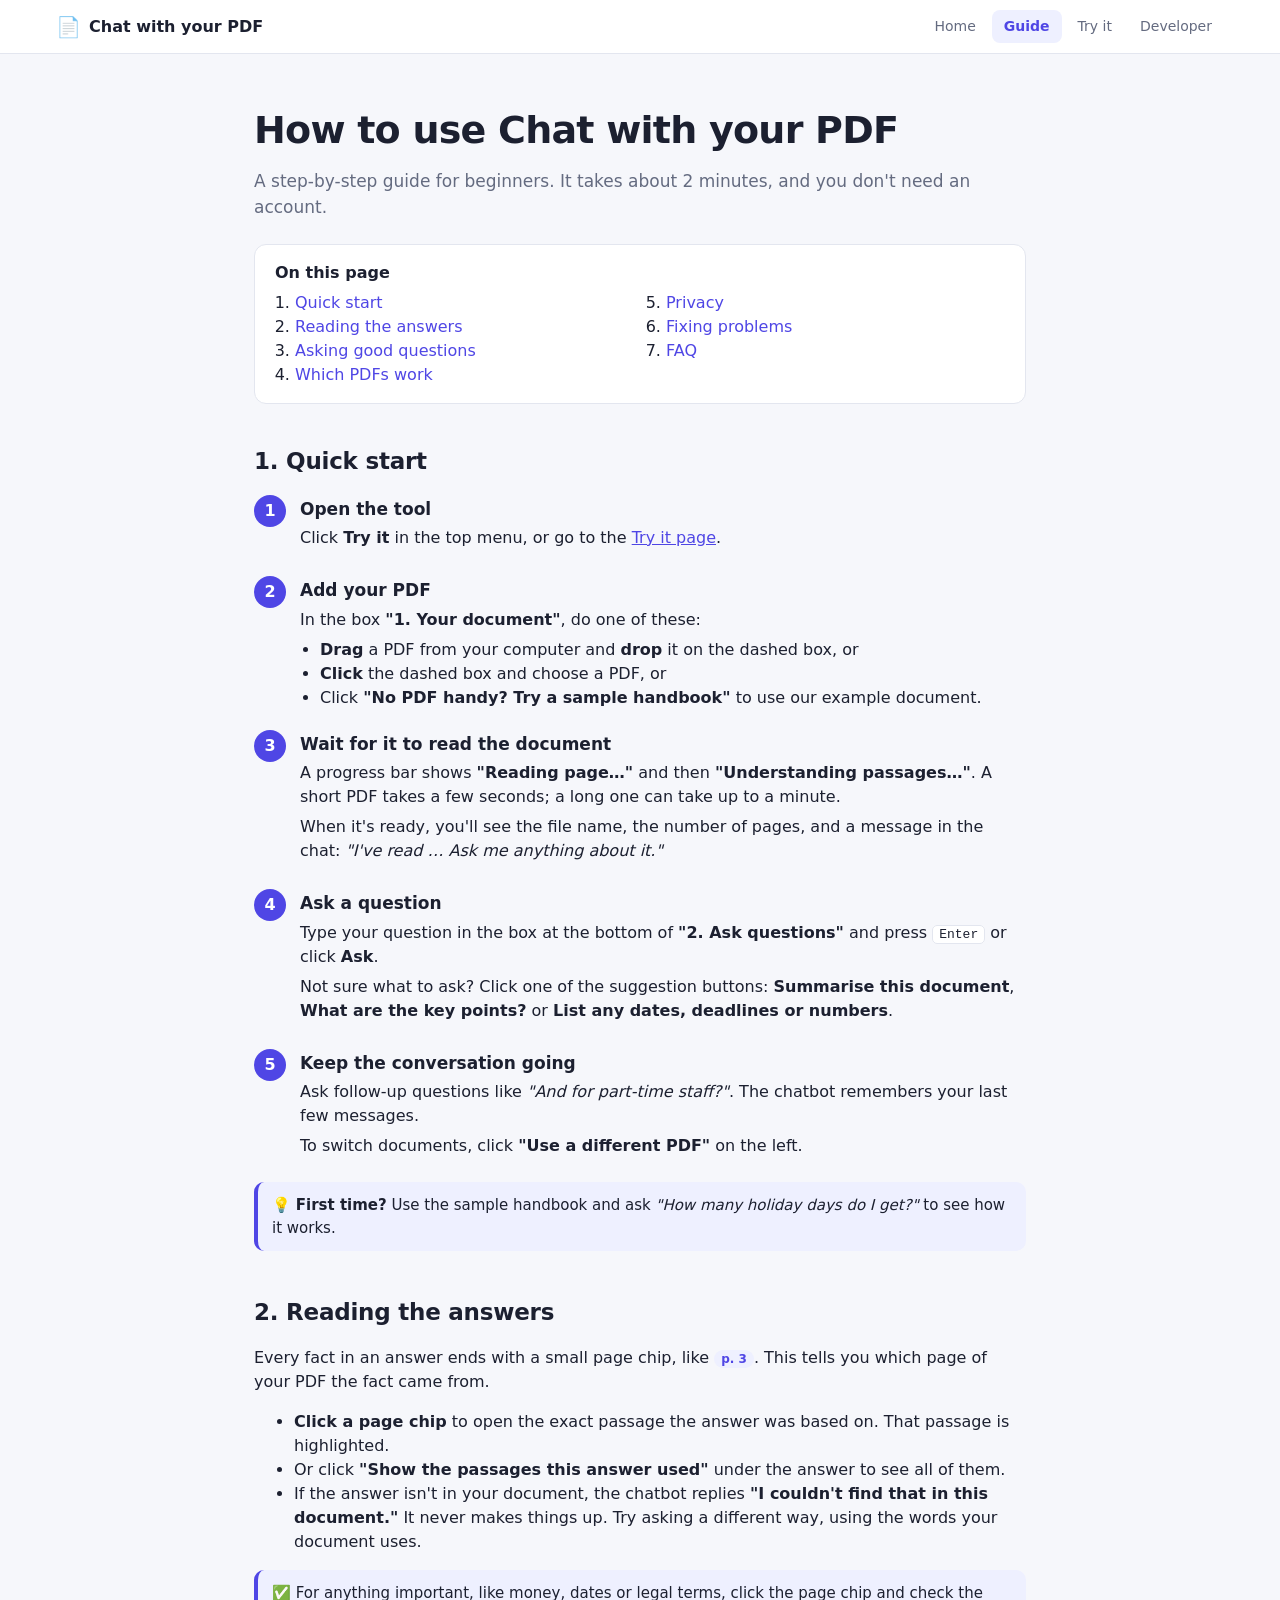
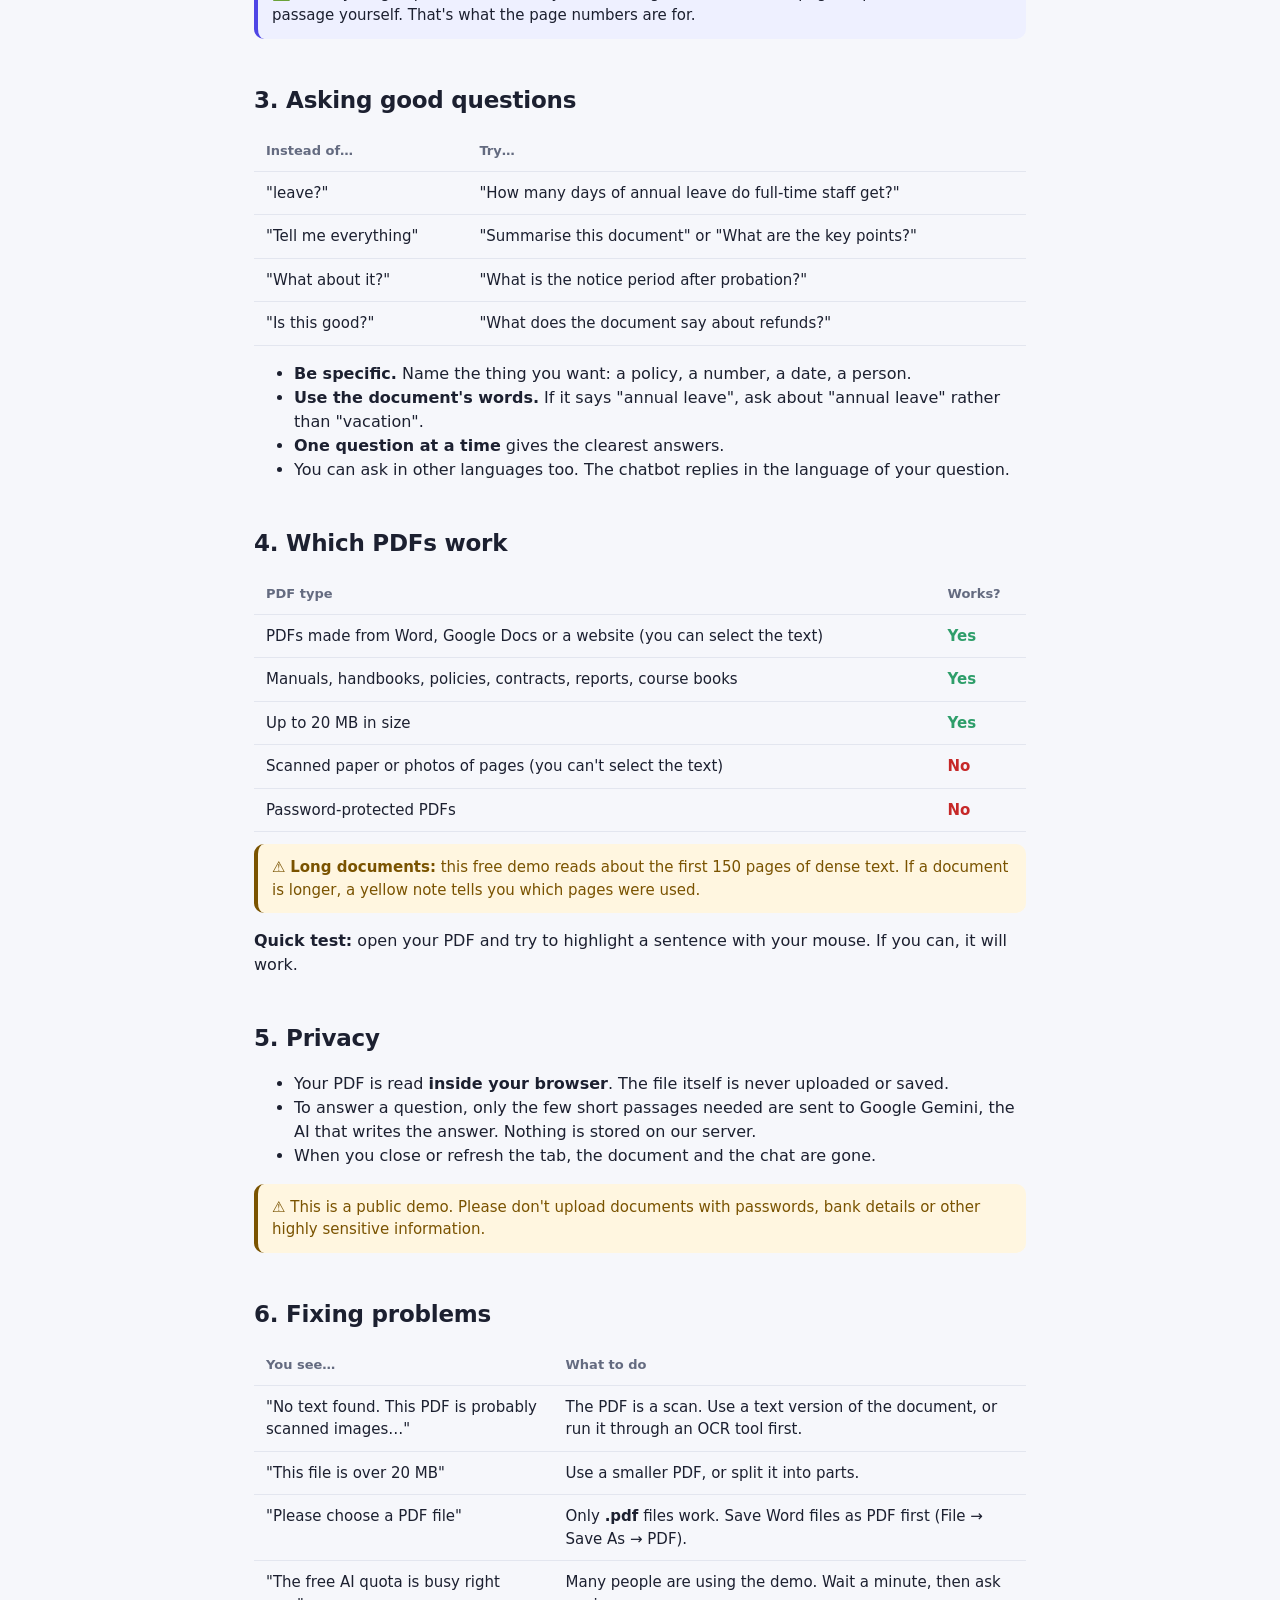
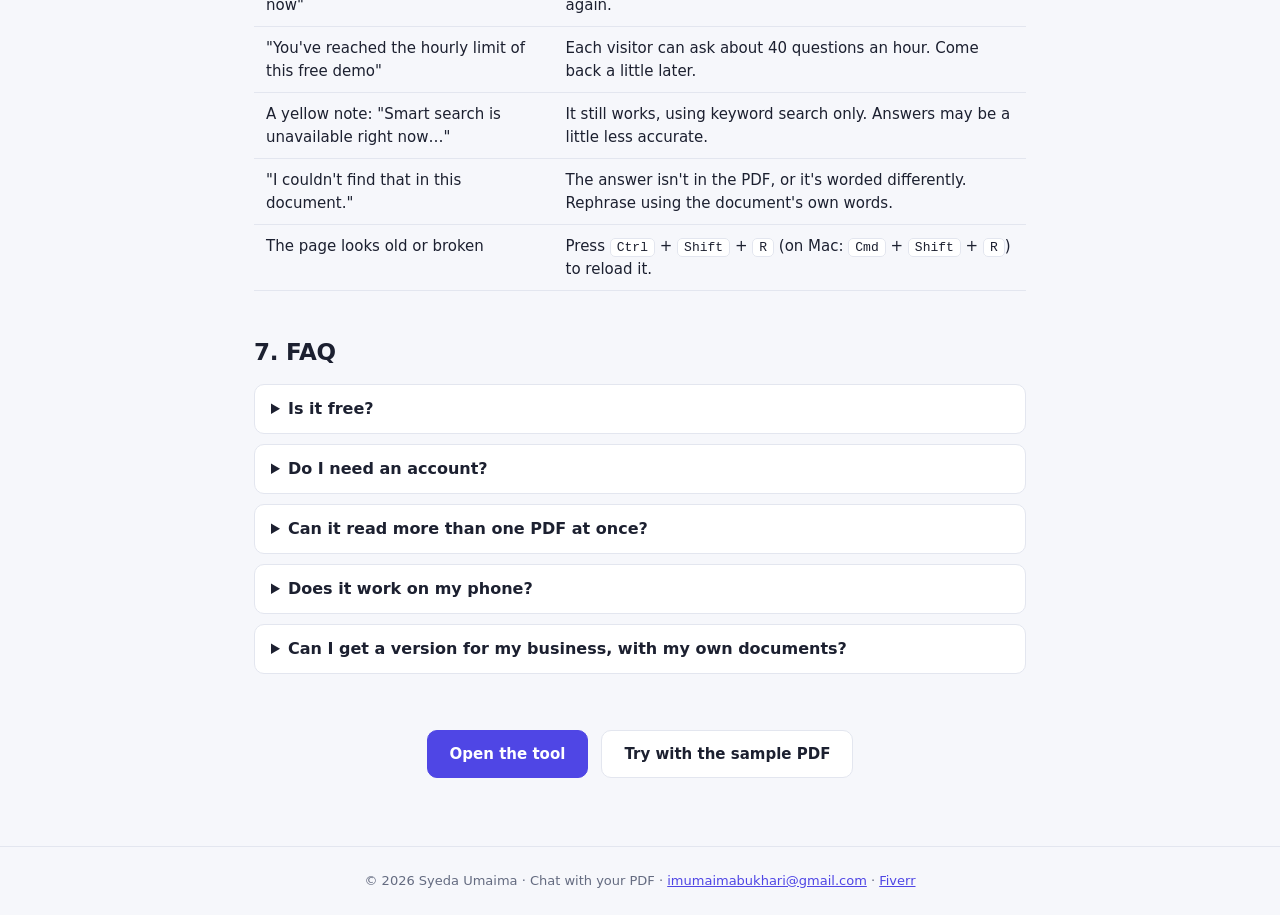
<file: static/guide.html>
<!doctype html>
<html lang="en">
<head>
  <meta charset="utf-8">
  <meta name="viewport" content="width=device-width, initial-scale=1">
  <title>Guide · Chat with your PDF</title>
  <meta name="description" content="How to use Chat with your PDF, step by step: upload a PDF, ask questions, check the page numbers, and fix common problems.">
  <meta name="author" content="Syeda Umaima">
  <link rel="icon" href="data:image/svg+xml,<svg xmlns='http://www.w3.org/2000/svg' viewBox='0 0 100 100'><text y='.9em' font-size='90'>📄</text></svg>">
  <link rel="stylesheet" href="/static/style.css">
  <style>
    .wrap { max-width: 820px; margin: 0 auto; padding: 0 24px 40px; }
    @media (max-width: 600px) { .wrap { padding: 0 16px 32px; } }
    .intro { padding: 48px 0 24px; }
    .intro h1 { font-size: clamp(28px, 4vw, 38px); margin: 0 0 10px; letter-spacing: -0.02em; }
    .intro p { color: var(--muted); font-size: 17px; margin: 0; }

    .toc { background: var(--panel); border: 1px solid var(--line); border-radius: 12px; padding: 16px 20px; margin-bottom: 40px; }
    .toc b { display: block; margin-bottom: 6px; }
    .toc ol { margin: 0; padding-left: 20px; columns: 2; column-gap: 32px; }
    @media (max-width: 600px) { .toc ol { columns: 1; } }
    .toc a { text-decoration: none; }

    section { margin-bottom: 44px; scroll-margin-top: 70px; }
    h2 { font-size: 23px; margin: 0 0 14px; letter-spacing: -0.01em; }

    .step { display: flex; gap: 14px; margin-bottom: 18px; }
    .num {
      width: 32px; height: 32px; border-radius: 50%; flex-shrink: 0; margin-top: 2px;
      background: var(--accent); color: #fff; display: grid; place-items: center; font-weight: 700;
    }
    .step h3 { margin: 4px 0 4px; font-size: 17px; }
    .step p { margin: 0 0 6px; }
    .step ul { margin: 4px 0 0; padding-left: 20px; }

    .tip, .warn {
      border-radius: 10px; padding: 12px 14px; margin: 12px 0; font-size: 15px;
      background: var(--accent-soft); border-left: 4px solid var(--accent);
    }
    .warn { background: var(--warn-bg); color: var(--warn-text); border-left-color: var(--warn-text); }

    .demo-chip {
      display: inline-block; font-size: 12px; font-weight: 600; padding: 0 7px; border-radius: 99px;
      background: var(--accent-soft); color: var(--accent);
    }
    kbd {
      font: 13px ui-monospace, Consolas, monospace; padding: 1px 6px; border-radius: 5px;
      border: 1px solid var(--line); background: var(--panel);
    }

    table { width: 100%; border-collapse: collapse; font-size: 15px; }
    th, td { text-align: left; padding: 10px 12px; border-bottom: 1px solid var(--line); vertical-align: top; }
    th { font-size: 13px; color: var(--muted); font-weight: 600; }
    .good { color: #2e9e6a; font-weight: 600; }
    .bad { color: var(--error); font-weight: 600; }

    details.faq { background: var(--panel); border: 1px solid var(--line); border-radius: 10px; padding: 12px 16px; margin-bottom: 10px; }
    details.faq summary { cursor: pointer; font-weight: 600; }
    details.faq p { margin: 10px 0 0; color: var(--muted); }

    .end { text-align: center; padding: 8px 0 24px; }
    .end .btn { padding: 12px 22px; font-size: 15px; border-radius: 10px; margin: 4px; }
    .site-foot { border-top: 1px solid var(--line); padding: 24px 0; color: var(--muted); font-size: 13px; text-align: center; }
  </style>
</head>
<body>
  <nav class="nav">
    <div class="nav-inner">
      <a class="nav-brand" href="/"><span class="brand-mark">📄</span><span>Chat with your PDF</span></a>
      <div class="nav-links">
        <a href="/">Home</a>
        <a href="/guide" class="active">Guide</a>
        <a href="/chat">Try it</a>
        <a href="/#developer">Developer</a>
      </div>
    </div>
  </nav>

  <div class="wrap">
    <header class="intro">
      <h1>How to use Chat with your PDF</h1>
      <p>A step-by-step guide for beginners. It takes about 2 minutes, and you don't need an account.</p>
    </header>

    <nav class="toc" aria-label="On this page">
      <b>On this page</b>
      <ol>
        <li><a href="#start">Quick start</a></li>
        <li><a href="#answers">Reading the answers</a></li>
        <li><a href="#questions">Asking good questions</a></li>
        <li><a href="#pdfs">Which PDFs work</a></li>
        <li><a href="#privacy">Privacy</a></li>
        <li><a href="#problems">Fixing problems</a></li>
        <li><a href="#faq">FAQ</a></li>
      </ol>
    </nav>

    <section id="start">
      <h2>1. Quick start</h2>

      <div class="step"><div class="num">1</div><div>
        <h3>Open the tool</h3>
        <p>Click <b>Try it</b> in the top menu, or go to the <a href="/chat">Try it page</a>.</p>
      </div></div>

      <div class="step"><div class="num">2</div><div>
        <h3>Add your PDF</h3>
        <p>In the box <b>"1. Your document"</b>, do one of these:</p>
        <ul>
          <li><b>Drag</b> a PDF from your computer and <b>drop</b> it on the dashed box, or</li>
          <li><b>Click</b> the dashed box and choose a PDF, or</li>
          <li>Click <b>"No PDF handy? Try a sample handbook"</b> to use our example document.</li>
        </ul>
      </div></div>

      <div class="step"><div class="num">3</div><div>
        <h3>Wait for it to read the document</h3>
        <p>A progress bar shows <b>"Reading page…"</b> and then <b>"Understanding passages…"</b>.
           A short PDF takes a few seconds; a long one can take up to a minute.</p>
        <p>When it's ready, you'll see the file name, the number of pages, and a message in the chat:
           <i>"I've read … Ask me anything about it."</i></p>
      </div></div>

      <div class="step"><div class="num">4</div><div>
        <h3>Ask a question</h3>
        <p>Type your question in the box at the bottom of <b>"2. Ask questions"</b> and press <kbd>Enter</kbd> or click <b>Ask</b>.</p>
        <p>Not sure what to ask? Click one of the suggestion buttons:
           <b>Summarise this document</b>, <b>What are the key points?</b> or <b>List any dates, deadlines or numbers</b>.</p>
      </div></div>

      <div class="step"><div class="num">5</div><div>
        <h3>Keep the conversation going</h3>
        <p>Ask follow-up questions like <i>"And for part-time staff?"</i>. The chatbot remembers your last few messages.</p>
        <p>To switch documents, click <b>"Use a different PDF"</b> on the left.</p>
      </div></div>

      <div class="tip">💡 <b>First time?</b> Use the sample handbook and ask <i>"How many holiday days do I get?"</i> to see how it works.</div>
    </section>

    <section id="answers">
      <h2>2. Reading the answers</h2>
      <p>Every fact in an answer ends with a small page chip, like <span class="demo-chip">p. 3</span>. This tells you which page of your PDF the fact came from.</p>
      <ul>
        <li><b>Click a page chip</b> to open the exact passage the answer was based on. That passage is highlighted.</li>
        <li>Or click <b>"Show the passages this answer used"</b> under the answer to see all of them.</li>
        <li>If the answer isn't in your document, the chatbot replies <b>"I couldn't find that in this document."</b> It never makes things up. Try asking a different way, using the words your document uses.</li>
      </ul>
      <div class="tip">✅ For anything important, like money, dates or legal terms, click the page chip and check the passage yourself. That's what the page numbers are for.</div>
    </section>

    <section id="questions">
      <h2>3. Asking good questions</h2>
      <table>
        <thead><tr><th>Instead of…</th><th>Try…</th></tr></thead>
        <tbody>
          <tr><td>"leave?"</td><td>"How many days of annual leave do full-time staff get?"</td></tr>
          <tr><td>"Tell me everything"</td><td>"Summarise this document" or "What are the key points?"</td></tr>
          <tr><td>"What about it?"</td><td>"What is the notice period after probation?"</td></tr>
          <tr><td>"Is this good?"</td><td>"What does the document say about refunds?"</td></tr>
        </tbody>
      </table>
      <ul>
        <li><b>Be specific.</b> Name the thing you want: a policy, a number, a date, a person.</li>
        <li><b>Use the document's words.</b> If it says "annual leave", ask about "annual leave" rather than "vacation".</li>
        <li><b>One question at a time</b> gives the clearest answers.</li>
        <li>You can ask in other languages too. The chatbot replies in the language of your question.</li>
      </ul>
    </section>

    <section id="pdfs">
      <h2>4. Which PDFs work</h2>
      <table>
        <thead><tr><th>PDF type</th><th>Works?</th></tr></thead>
        <tbody>
          <tr><td>PDFs made from Word, Google Docs or a website (you can select the text)</td><td class="good">Yes</td></tr>
          <tr><td>Manuals, handbooks, policies, contracts, reports, course books</td><td class="good">Yes</td></tr>
          <tr><td>Up to 20 MB in size</td><td class="good">Yes</td></tr>
          <tr><td>Scanned paper or photos of pages (you can't select the text)</td><td class="bad">No</td></tr>
          <tr><td>Password-protected PDFs</td><td class="bad">No</td></tr>
        </tbody>
      </table>
      <div class="warn">⚠️ <b>Long documents:</b> this free demo reads about the first 150 pages of dense text. If a document is longer, a yellow note tells you which pages were used.</div>
      <p><b>Quick test:</b> open your PDF and try to highlight a sentence with your mouse. If you can, it will work.</p>
    </section>

    <section id="privacy">
      <h2>5. Privacy</h2>
      <ul>
        <li>Your PDF is read <b>inside your browser</b>. The file itself is never uploaded or saved.</li>
        <li>To answer a question, only the few short passages needed are sent to Google Gemini, the AI that writes the answer. Nothing is stored on our server.</li>
        <li>When you close or refresh the tab, the document and the chat are gone.</li>
      </ul>
      <div class="warn">⚠️ This is a public demo. Please don't upload documents with passwords, bank details or other highly sensitive information.</div>
    </section>

    <section id="problems">
      <h2>6. Fixing problems</h2>
      <table>
        <thead><tr><th>You see…</th><th>What to do</th></tr></thead>
        <tbody>
          <tr><td>"No text found. This PDF is probably scanned images…"</td><td>The PDF is a scan. Use a text version of the document, or run it through an OCR tool first.</td></tr>
          <tr><td>"This file is over 20 MB"</td><td>Use a smaller PDF, or split it into parts.</td></tr>
          <tr><td>"Please choose a PDF file"</td><td>Only <b>.pdf</b> files work. Save Word files as PDF first (File → Save As → PDF).</td></tr>
          <tr><td>"The free AI quota is busy right now"</td><td>Many people are using the demo. Wait a minute, then ask again.</td></tr>
          <tr><td>"You've reached the hourly limit of this free demo"</td><td>Each visitor can ask about 40 questions an hour. Come back a little later.</td></tr>
          <tr><td>A yellow note: "Smart search is unavailable right now…"</td><td>It still works, using keyword search only. Answers may be a little less accurate.</td></tr>
          <tr><td>"I couldn't find that in this document."</td><td>The answer isn't in the PDF, or it's worded differently. Rephrase using the document's own words.</td></tr>
          <tr><td>The page looks old or broken</td><td>Press <kbd>Ctrl</kbd> + <kbd>Shift</kbd> + <kbd>R</kbd> (on Mac: <kbd>Cmd</kbd> + <kbd>Shift</kbd> + <kbd>R</kbd>) to reload it.</td></tr>
        </tbody>
      </table>
    </section>

    <section id="faq">
      <h2>7. FAQ</h2>
      <details class="faq"><summary>Is it free?</summary>
        <p>Yes. The demo runs on Google Gemini's free tier, so there are fair-use limits per hour.</p></details>
      <details class="faq"><summary>Do I need an account?</summary>
        <p>No. Just open the Try it page and add a PDF.</p></details>
      <details class="faq"><summary>Can it read more than one PDF at once?</summary>
        <p>Not in this demo: one PDF at a time. A custom version can search many documents together.</p></details>
      <details class="faq"><summary>Does it work on my phone?</summary>
        <p>Yes. Tap the dashed box to choose a PDF from your phone's files.</p></details>
      <details class="faq"><summary>Can I get a version for my business, with my own documents?</summary>
        <p>Yes. I build custom chatbots trained on your documents, website or product data, with your branding.
           See the <a href="/#developer">Developer</a> section to get in touch.</p></details>
    </section>

    <div class="end">
      <a class="btn primary" href="/chat">Open the tool</a>
      <a class="btn" href="/chat?sample=1">Try with the sample PDF</a>
    </div>
  </div>

  <footer class="site-foot">
    © 2026 Syeda Umaima · Chat with your PDF ·
    <a href="mailto:imumaimabukhari@gmail.com">imumaimabukhari@gmail.com</a> ·
    <a href="https://www.fiverr.com/umaima886" target="_blank" rel="noopener">Fiverr</a>
  </footer>
</body>
</html>
</file>
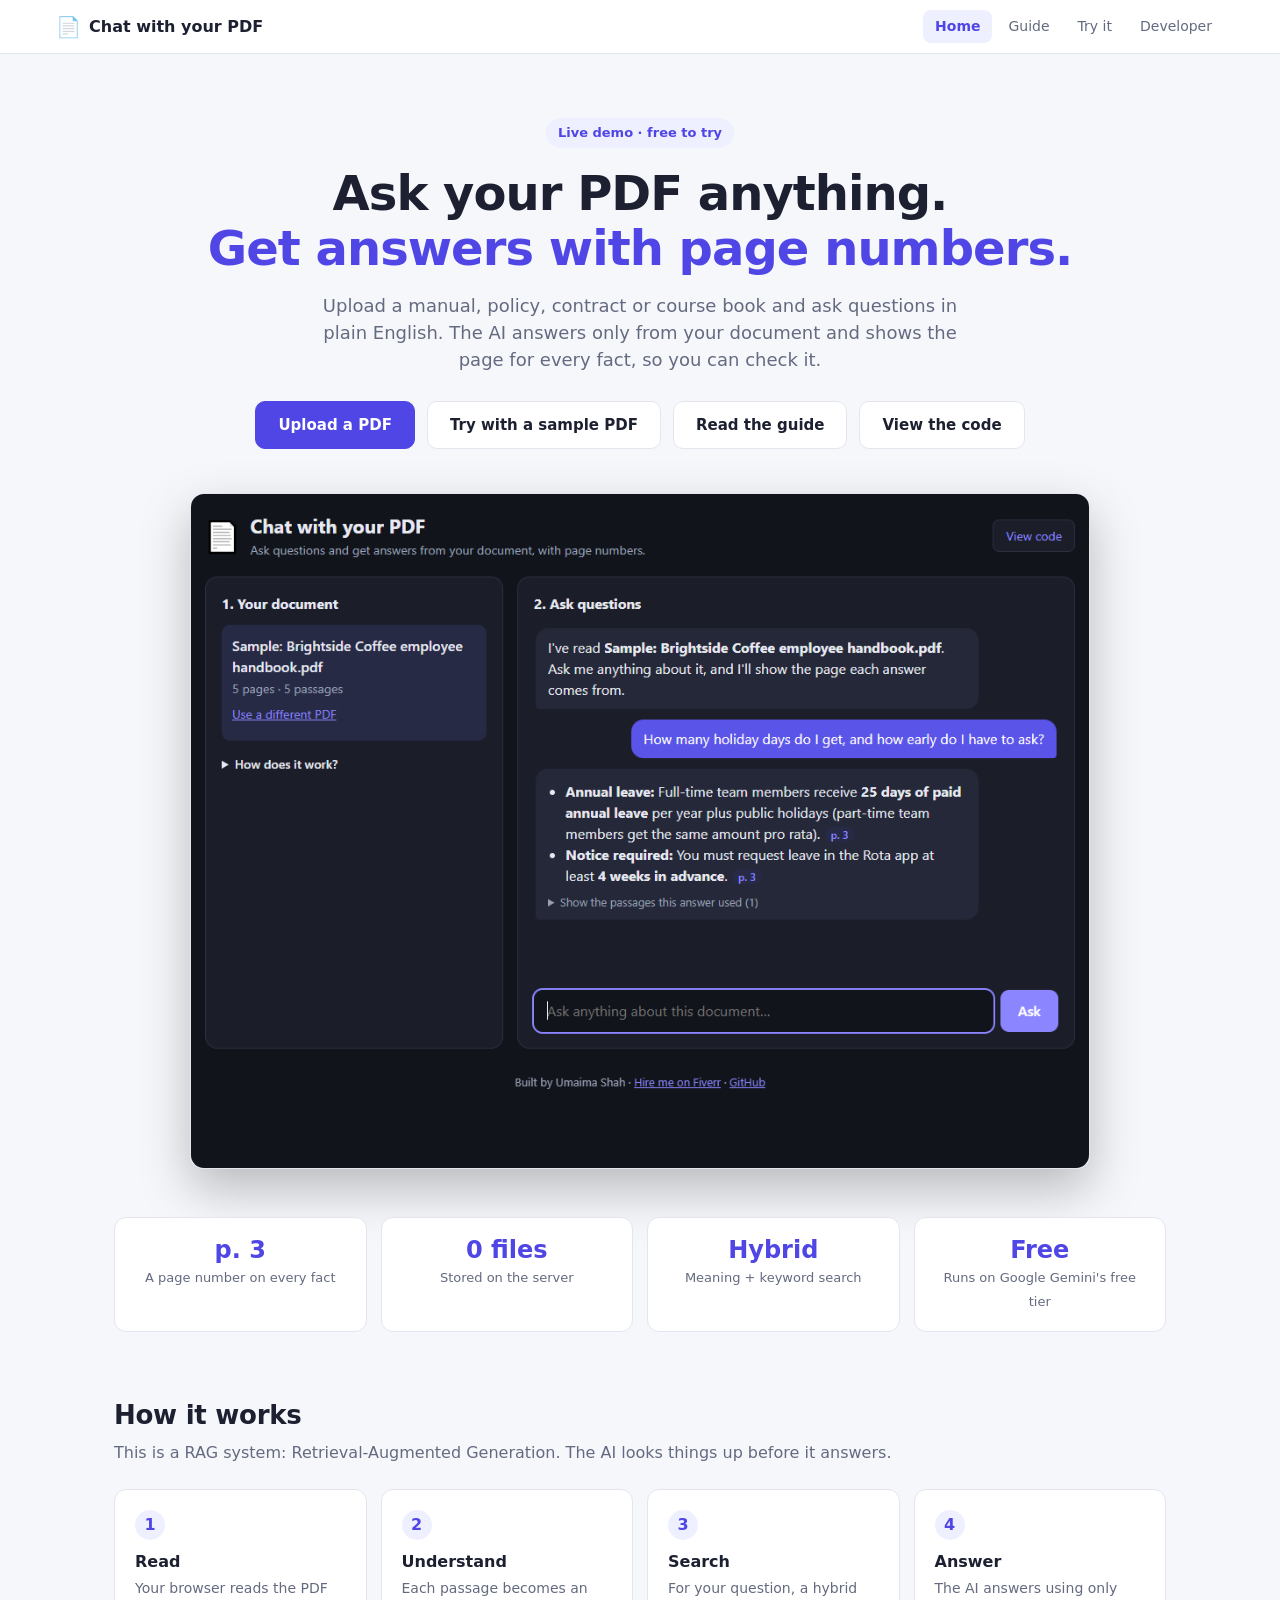
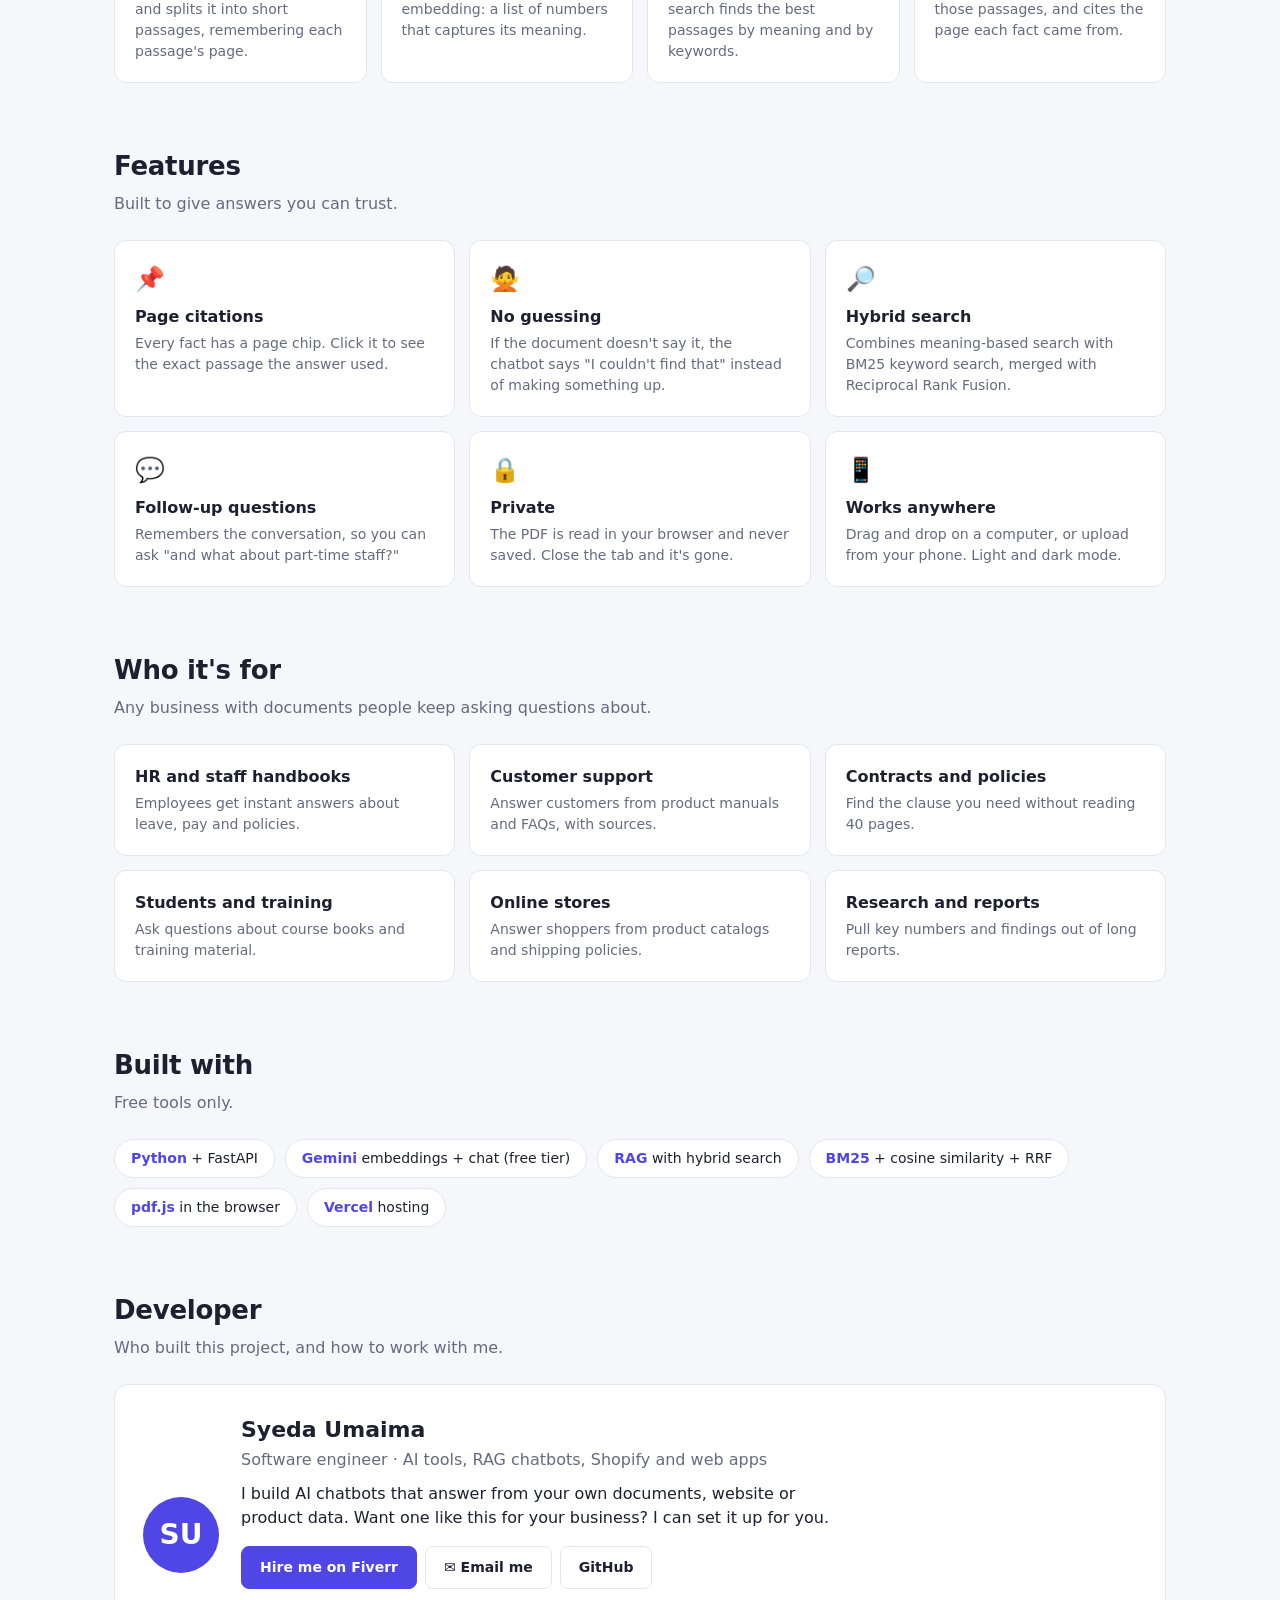
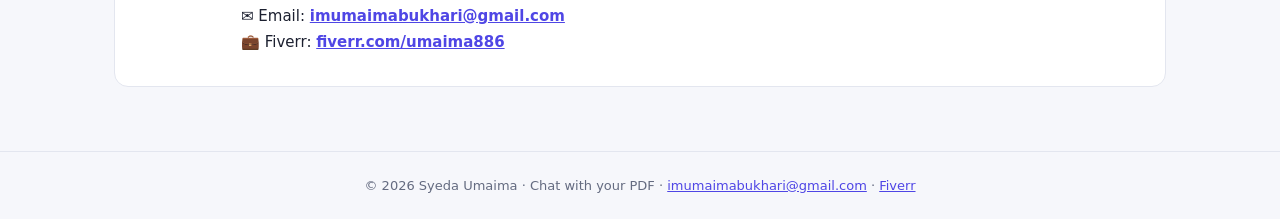
<file: static/home.html>
<!doctype html>
<html lang="en">
<head>
  <meta charset="utf-8">
  <meta name="viewport" content="width=device-width, initial-scale=1">
  <title>Chat with your PDF</title>
  <meta name="description" content="Upload a PDF and ask it questions. An AI chatbot that answers only from your document, with page numbers for every fact.">
  <meta name="author" content="Syeda Umaima">
  <link rel="icon" href="data:image/svg+xml,<svg xmlns='http://www.w3.org/2000/svg' viewBox='0 0 100 100'><text y='.9em' font-size='90'>📄</text></svg>">
  <link rel="stylesheet" href="/static/style.css">
  <style>
    .wrap { max-width: 1100px; margin: 0 auto; padding: 0 24px; }
    @media (max-width: 600px) { .wrap { padding: 0 16px; } }

    /* hero */
    .hero { padding: 64px 0 40px; text-align: center; }
    .pill {
      display: inline-block; background: var(--accent-soft); color: var(--accent);
      font-size: 13px; font-weight: 600; padding: 5px 12px; border-radius: 20px; margin-bottom: 18px;
    }
    .hero h1 { font-size: clamp(30px, 5vw, 48px); line-height: 1.15; margin: 0 0 16px; letter-spacing: -0.02em; }
    .hero h1 span { color: var(--accent); }
    .hero p { font-size: 18px; color: var(--muted); max-width: 640px; margin: 0 auto 28px; }
    .cta { display: flex; gap: 12px; justify-content: center; flex-wrap: wrap; }
    .cta .btn { padding: 12px 22px; font-size: 15px; border-radius: 10px; }
    .shot {
      display: block; width: 100%; max-width: 900px; margin: 44px auto 0; height: auto;
      border-radius: 14px; border: 1px solid var(--line); box-shadow: 0 20px 50px rgba(0, 0, 0, .25);
    }

    /* highlights */
    .highlights { display: grid; grid-template-columns: repeat(4, 1fr); gap: 14px; margin: 8px 0 64px; }
    @media (max-width: 760px) { .highlights { grid-template-columns: repeat(2, 1fr); } }
    .highlight { background: var(--panel); border: 1px solid var(--line); border-radius: 12px; padding: 18px; text-align: center; }
    .highlight b { display: block; font-size: 24px; line-height: 1.2; color: var(--accent); }
    .highlight span { color: var(--muted); font-size: 13px; }

    section { margin-bottom: 64px; scroll-margin-top: 70px; }
    h2 { font-size: 26px; margin: 0 0 6px; letter-spacing: -0.01em; }
    .sub { color: var(--muted); margin: 0 0 24px; }

    /* cards used by steps, features and use cases */
    .grid { display: grid; gap: 14px; }
    .grid.four { grid-template-columns: repeat(4, 1fr); }
    .grid.three { grid-template-columns: repeat(3, 1fr); }
    @media (max-width: 900px) { .grid.four, .grid.three { grid-template-columns: repeat(2, 1fr); } }
    @media (max-width: 520px) { .grid.four, .grid.three { grid-template-columns: 1fr; } }
    .card { background: var(--panel); border: 1px solid var(--line); border-radius: 12px; padding: 20px; }
    .card h3 { margin: 0 0 4px; font-size: 16px; }
    .card p { margin: 0; color: var(--muted); font-size: 14px; }
    .num {
      width: 30px; height: 30px; border-radius: 50%; background: var(--accent-soft); color: var(--accent);
      display: grid; place-items: center; font-weight: 700; margin-bottom: 10px;
    }
    .icon { font-size: 24px; margin-bottom: 8px; }

    /* tech */
    .chips { display: flex; flex-wrap: wrap; gap: 10px; }
    .chip { background: var(--panel); border: 1px solid var(--line); border-radius: 20px; padding: 8px 16px; font-size: 14px; }
    .chip b { color: var(--accent); }

    /* developer */
    .dev-card {
      background: var(--panel); border: 1px solid var(--line); border-radius: 14px; padding: 28px;
      display: flex; gap: 22px; align-items: center; flex-wrap: wrap;
    }
    .dev-card .avatar { width: 76px; height: 76px; font-size: 28px; }
    .dev-card h3 { margin: 0; font-size: 22px; }
    .dev-card .role { color: var(--muted); margin: 2px 0 10px; }
    .dev-card .pitch { margin: 0 0 16px; max-width: 60ch; }
    .dev-card .btn { padding: 10px 18px; }
    .dev-text { flex: 1; min-width: 220px; }
    .contact { list-style: none; padding: 0; margin: 16px 0 0; font-size: 15px; }
    .contact li { margin: 4px 0; overflow-wrap: anywhere; }
    .contact a { font-weight: 600; }

    .site-foot { border-top: 1px solid var(--line); padding: 24px 0; color: var(--muted); font-size: 13px; text-align: center; }
  </style>
</head>
<body>
  <nav class="nav">
    <div class="nav-inner">
      <a class="nav-brand" href="/"><span class="brand-mark">📄</span><span>Chat with your PDF</span></a>
      <div class="nav-links">
        <a href="/" class="active">Home</a>
        <a href="/guide">Guide</a>
        <a href="/chat">Try it</a>
        <a href="/#developer">Developer</a>
      </div>
    </div>
  </nav>

  <div class="wrap">
    <header class="hero">
      <div class="pill">Live demo · free to try</div>
      <h1>Ask your PDF anything.<br><span>Get answers with page numbers.</span></h1>
      <p>Upload a manual, policy, contract or course book and ask questions in plain English.
         The AI answers only from your document and shows the page for every fact, so you can check it.</p>
      <div class="cta">
        <a class="btn primary" href="/chat">Upload a PDF</a>
        <a class="btn" href="/chat?sample=1">Try with a sample PDF</a>
        <a class="btn" href="/guide">Read the guide</a>
        <a class="btn" href="https://github.com/imumaimabukhari-123/chat-with-pdf" target="_blank" rel="noopener">View the code</a>
      </div>
      <img class="shot" src="/static/preview.png" width="1024" height="768"
           alt="The chatbot answering a question about holiday days, with page 3 cited after each fact">
    </header>

    <div class="highlights">
      <div class="highlight"><b>p. 3</b><span>A page number on every fact</span></div>
      <div class="highlight"><b>0 files</b><span>Stored on the server</span></div>
      <div class="highlight"><b>Hybrid</b><span>Meaning + keyword search</span></div>
      <div class="highlight"><b>Free</b><span>Runs on Google Gemini's free tier</span></div>
    </div>

    <section id="how">
      <h2>How it works</h2>
      <p class="sub">This is a RAG system: Retrieval-Augmented Generation. The AI looks things up before it answers.</p>
      <div class="grid four">
        <div class="card"><div class="num">1</div><h3>Read</h3><p>Your browser reads the PDF and splits it into short passages, remembering each passage's page.</p></div>
        <div class="card"><div class="num">2</div><h3>Understand</h3><p>Each passage becomes an embedding: a list of numbers that captures its meaning.</p></div>
        <div class="card"><div class="num">3</div><h3>Search</h3><p>For your question, a hybrid search finds the best passages by meaning and by keywords.</p></div>
        <div class="card"><div class="num">4</div><h3>Answer</h3><p>The AI answers using only those passages, and cites the page each fact came from.</p></div>
      </div>
    </section>

    <section id="features">
      <h2>Features</h2>
      <p class="sub">Built to give answers you can trust.</p>
      <div class="grid three">
        <div class="card"><div class="icon">📌</div><h3>Page citations</h3><p>Every fact has a page chip. Click it to see the exact passage the answer used.</p></div>
        <div class="card"><div class="icon">🙅</div><h3>No guessing</h3><p>If the document doesn't say it, the chatbot says "I couldn't find that" instead of making something up.</p></div>
        <div class="card"><div class="icon">🔎</div><h3>Hybrid search</h3><p>Combines meaning-based search with BM25 keyword search, merged with Reciprocal Rank Fusion.</p></div>
        <div class="card"><div class="icon">💬</div><h3>Follow-up questions</h3><p>Remembers the conversation, so you can ask "and what about part-time staff?"</p></div>
        <div class="card"><div class="icon">🔒</div><h3>Private</h3><p>The PDF is read in your browser and never saved. Close the tab and it's gone.</p></div>
        <div class="card"><div class="icon">📱</div><h3>Works anywhere</h3><p>Drag and drop on a computer, or upload from your phone. Light and dark mode.</p></div>
      </div>
    </section>

    <section id="uses">
      <h2>Who it's for</h2>
      <p class="sub">Any business with documents people keep asking questions about.</p>
      <div class="grid three">
        <div class="card"><h3>HR and staff handbooks</h3><p>Employees get instant answers about leave, pay and policies.</p></div>
        <div class="card"><h3>Customer support</h3><p>Answer customers from product manuals and FAQs, with sources.</p></div>
        <div class="card"><h3>Contracts and policies</h3><p>Find the clause you need without reading 40 pages.</p></div>
        <div class="card"><h3>Students and training</h3><p>Ask questions about course books and training material.</p></div>
        <div class="card"><h3>Online stores</h3><p>Answer shoppers from product catalogs and shipping policies.</p></div>
        <div class="card"><h3>Research and reports</h3><p>Pull key numbers and findings out of long reports.</p></div>
      </div>
    </section>

    <section id="tech">
      <h2>Built with</h2>
      <p class="sub">Free tools only.</p>
      <div class="chips">
        <span class="chip"><b>Python</b> + FastAPI</span>
        <span class="chip"><b>Gemini</b> embeddings + chat (free tier)</span>
        <span class="chip"><b>RAG</b> with hybrid search</span>
        <span class="chip"><b>BM25</b> + cosine similarity + RRF</span>
        <span class="chip"><b>pdf.js</b> in the browser</span>
        <span class="chip"><b>Vercel</b> hosting</span>
      </div>
    </section>

    <section id="developer">
      <h2>Developer</h2>
      <p class="sub">Who built this project, and how to work with me.</p>
      <div class="dev-card">
        <div class="avatar">SU</div>
        <div class="dev-text">
          <h3>Syeda Umaima</h3>
          <p class="role">Software engineer · AI tools, RAG chatbots, Shopify and web apps</p>
          <p class="pitch">I build AI chatbots that answer from your own documents, website or product data.
             Want one like this for your business? I can set it up for you.</p>
          <div class="dev-buttons">
            <a class="btn primary" href="https://www.fiverr.com/umaima886" target="_blank" rel="noopener">Hire me on Fiverr</a>
            <a class="btn" href="mailto:imumaimabukhari@gmail.com?subject=AI%20chatbot%20project">✉ Email me</a>
            <a class="btn" href="https://github.com/imumaimabukhari-123" target="_blank" rel="noopener">GitHub</a>
          </div>
          <ul class="contact">
            <li>✉️ Email: <a href="mailto:imumaimabukhari@gmail.com">imumaimabukhari@gmail.com</a></li>
            <li>💼 Fiverr: <a href="https://www.fiverr.com/umaima886" target="_blank" rel="noopener">fiverr.com/umaima886</a></li>
          </ul>
        </div>
      </div>
    </section>
  </div>

  <footer class="site-foot">
    © 2026 Syeda Umaima · Chat with your PDF ·
    <a href="mailto:imumaimabukhari@gmail.com">imumaimabukhari@gmail.com</a> ·
    <a href="https://www.fiverr.com/umaima886" target="_blank" rel="noopener">Fiverr</a>
  </footer>
</body>
</html>
</file>
<file: static/style.css>
:root {
  --bg: #f6f7fb;
  --panel: #ffffff;
  --text: #1c2030;
  --muted: #646b80;
  --line: #e3e6ef;
  --accent: #4f46e5;
  --accent-soft: #eef0ff;
  --user: #4f46e5;
  --bot: #f1f3f9;
  --warn-bg: #fff6e0;
  --warn-text: #7a5300;
  --error: #c62828;
}
@media (prefers-color-scheme: dark) {
  :root {
    --bg: #12141c;
    --panel: #1b1e29;
    --text: #e8eaf2;
    --muted: #9aa1b5;
    --line: #2c3040;
    --accent: #8b85ff;
    --accent-soft: #262a45;
    --user: #5b54e8;
    --bot: #242838;
    --warn-bg: #3a3017;
    --warn-text: #f3d48a;
    --error: #ff7b7b;
  }
}

* { box-sizing: border-box; }
[hidden] { display: none !important; }
body {
  margin: 0;
  font-family: system-ui, -apple-system, "Segoe UI", Roboto, sans-serif;
  background: var(--bg);
  color: var(--text);
  line-height: 1.5;
}
a { color: var(--accent); }

.nav { border-bottom: 1px solid var(--line); background: var(--panel); position: sticky; top: 0; z-index: 10; }
.nav-inner {
  max-width: 1200px; margin: 0 auto; padding: 10px 16px;
  display: flex; align-items: center; justify-content: space-between; gap: 12px;
}
.nav-brand { display: flex; align-items: center; gap: 8px; font-weight: 700; color: var(--text); text-decoration: none; }
.brand-mark { font-size: 20px; }
.nav-links { display: flex; gap: 4px; }
.nav-links a {
  padding: 6px 12px; border-radius: 8px; font-size: 14px; color: var(--muted); text-decoration: none;
}
.nav-links a:hover { color: var(--text); }
.nav-links a.active { background: var(--accent-soft); color: var(--accent); font-weight: 600; }
@media (max-width: 480px) { .nav-brand span:last-child { display: none; } }

.top {
  max-width: 1200px; margin: 0 auto; padding: 20px 16px 8px;
  display: flex; align-items: center; justify-content: space-between; gap: 12px;
}
.brand { display: flex; align-items: center; gap: 12px; }
.logo { font-size: 34px; }
.top h1 { margin: 0; font-size: 22px; }
.top p { margin: 0; color: var(--muted); font-size: 14px; }
.gh {
  border: 1px solid var(--line); padding: 7px 14px; border-radius: 8px;
  text-decoration: none; font-size: 14px; white-space: nowrap; background: var(--panel);
}

.layout {
  max-width: 1200px; margin: 0 auto; padding: 12px 16px;
  display: grid; grid-template-columns: 340px 1fr; gap: 16px;
}
.panel {
  background: var(--panel); border: 1px solid var(--line); border-radius: 14px; padding: 18px;
}
.panel h2 { margin: 0 0 12px; font-size: 16px; }

.drop {
  display: flex; flex-direction: column; align-items: center; gap: 4px; text-align: center;
  border: 2px dashed var(--line); border-radius: 12px; padding: 26px 12px; cursor: pointer;
  transition: border-color .15s, background .15s;
}
.drop:hover, .drop.over { border-color: var(--accent); background: var(--accent-soft); }
.drop-icon { font-size: 26px; }
.drop small { color: var(--muted); }

.link-btn {
  background: none; border: 0; color: var(--accent); cursor: pointer;
  padding: 8px 0; font: inherit; font-size: 14px; text-decoration: underline;
}

.progress { margin-top: 12px; }
.bar { height: 8px; background: var(--line); border-radius: 99px; overflow: hidden; }
#bar-fill { height: 100%; width: 0; background: var(--accent); transition: width .3s; }
.progress p { margin: 6px 0 0; font-size: 14px; color: var(--muted); }

.doc-info { margin-top: 12px; padding: 12px; border-radius: 10px; background: var(--accent-soft); }
.doc-name { margin: 0; font-weight: 600; word-break: break-word; }
.doc-meta { margin: 2px 0 0; font-size: 14px; color: var(--muted); }
.notice {
  margin: 8px 0 0; padding: 8px 10px; border-radius: 8px; font-size: 13px;
  background: var(--warn-bg); color: var(--warn-text);
}

.how { margin-top: 16px; font-size: 14px; color: var(--muted); }
.how summary { cursor: pointer; color: var(--text); font-weight: 600; }
.how ol { padding-left: 20px; }

.dev { margin-top: 18px; padding-top: 16px; border-top: 1px solid var(--line); }
.dev-head { display: flex; align-items: center; gap: 12px; }
.avatar {
  width: 44px; height: 44px; border-radius: 50%; flex-shrink: 0;
  display: grid; place-items: center; font-weight: 700;
  background: var(--accent); color: #fff;
}
.dev-name { margin: 0; font-weight: 700; }
.dev-role { margin: 0; font-size: 13px; color: var(--muted); }
.dev-pitch { margin: 10px 0 12px; font-size: 14px; color: var(--muted); }
.dev-buttons { display: flex; flex-wrap: wrap; gap: 8px; }
.dev-contact { list-style: none; padding: 0; margin: 12px 0 0; font-size: 14px; }
.dev-contact li { margin: 3px 0; overflow-wrap: anywhere; }
.btn {
  display: inline-block; padding: 8px 14px; border-radius: 8px; font-size: 14px; font-weight: 600;
  text-decoration: none; border: 1px solid var(--line); color: var(--text); background: var(--panel);
}
.btn.primary { background: var(--accent); border-color: var(--accent); color: #fff; }

.chat-panel { display: flex; flex-direction: column; min-height: 70vh; }
.messages { flex: 1; overflow-y: auto; display: flex; flex-direction: column; gap: 12px; padding: 4px 2px 12px; max-height: 62vh; }
.empty { margin: auto; color: var(--muted); }
.msg { max-width: 85%; padding: 10px 14px; border-radius: 14px; word-wrap: break-word; }
.msg.user { align-self: flex-end; background: var(--user); color: #fff; border-bottom-right-radius: 4px; }
.msg.bot { align-self: flex-start; background: var(--bot); border-bottom-left-radius: 4px; }
.msg.error { color: var(--error); }
.msg p { margin: 0 0 6px; }
.msg p:last-child { margin-bottom: 0; }
.msg ul { margin: 4px 0 6px; padding-left: 20px; }
.typing { color: var(--muted); font-style: italic; }

.cite {
  display: inline-block; border: 0; cursor: pointer; font: inherit; font-size: 12px; font-weight: 600;
  padding: 0 7px; margin: 0 1px; border-radius: 99px; background: var(--accent-soft); color: var(--accent);
}
.sources { margin-top: 8px; font-size: 13px; }
.sources summary { cursor: pointer; color: var(--muted); }
.source {
  margin: 6px 0 0; padding: 8px 10px; border-left: 3px solid var(--accent);
  background: var(--panel); border-radius: 6px;
}
.source.flash { outline: 2px solid var(--accent); }
.source b { display: block; color: var(--accent); margin-bottom: 2px; }

.suggestions { display: flex; flex-wrap: wrap; gap: 8px; margin-bottom: 10px; }
.suggestions button {
  border: 1px solid var(--line); background: var(--panel); color: var(--text);
  border-radius: 99px; padding: 6px 12px; cursor: pointer; font: inherit; font-size: 13px;
}
.suggestions button:hover { border-color: var(--accent); color: var(--accent); }

.ask { display: flex; gap: 8px; }
.ask input {
  flex: 1; min-width: 0; padding: 11px 14px; border-radius: 10px; font: inherit;
  border: 1px solid var(--line); background: var(--bg); color: var(--text);
}
.ask input:focus { outline: 2px solid var(--accent); border-color: transparent; }
.ask button, .ask button:disabled {
  padding: 0 20px; border: 0; border-radius: 10px; font: inherit; font-weight: 600;
  background: var(--accent); color: #fff; cursor: pointer;
}
.ask button:disabled { opacity: .5; cursor: not-allowed; }

.foot { text-align: center; color: var(--muted); font-size: 13px; padding: 16px; }

@media (max-width: 820px) {
  .layout { grid-template-columns: 1fr; }
  .chat-panel { min-height: 60vh; }
  .msg { max-width: 95%; }
  .top p { display: none; }
}
</file>
